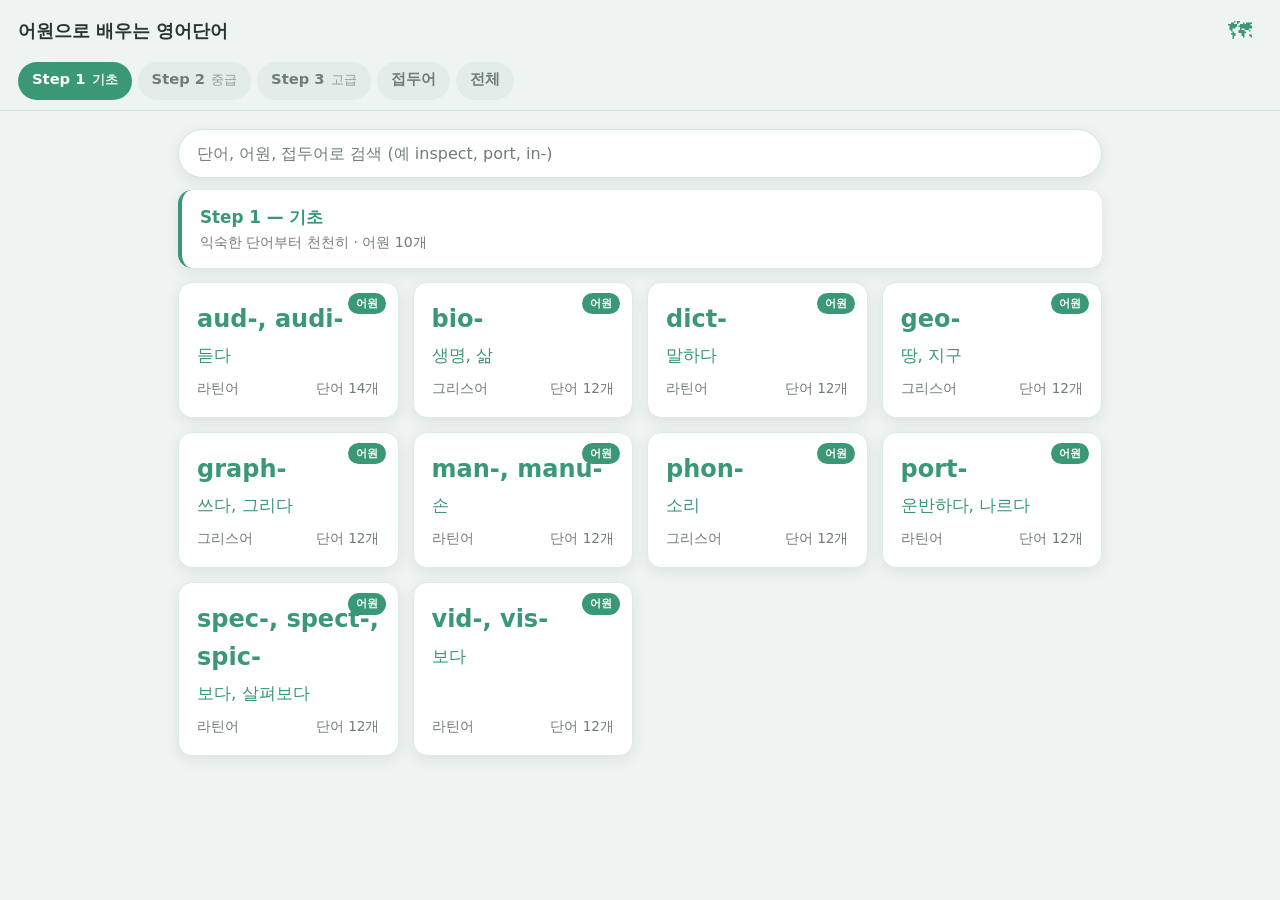
<file: index.html>
<!doctype html>
<!-- ============================================================
     index.html — 어원 학습 PWA 홈
     ------------------------------------------------------------
     상단 검색창 → 단어/어원/접두어 한 번에 검색
     그 아래 필터 칩 → 전체 / 라틴어 / 그리스어 / 접두어
     그리드는 한 화면에 어원 카드와 접두어 카드를 같이 노출
     ============================================================ -->
<html lang="ko">
<head>
  <meta charset="utf-8" />
  <meta name="viewport"
        content="width=device-width, initial-scale=1, viewport-fit=cover" />
  <meta name="theme-color" content="#3a9876" />
  <title>어원으로 배우는 영어단어</title>

  <link rel="manifest" href="manifest.json" />
  <link rel="apple-touch-icon" href="icons/icon-192.png" />
  <link rel="stylesheet" href="css/style.css" />
</head>
<body>
  <!-- 상단 sticky 헤더 — 제목 + 항상 보이는 칩 네비 -->
  <header class="app-header app-header-home">
    <div class="header-row">
      <h1>어원으로 배우는 영어단어</h1>
      <a class="map-link" href="map.html" title="의미 지도 보기">🗺</a>
    </div>
    <!-- 칩 바 — 스크롤해도 헤더에 붙어 항상 보임 -->
    <div class="filter-chips" id="filterChips" role="tablist">
      <button class="chip active" data-filter="step1">
        <span class="chip-step">Step 1</span>
        <span class="chip-sub">기초</span>
      </button>
      <button class="chip" data-filter="step2">
        <span class="chip-step">Step 2</span>
        <span class="chip-sub">중급</span>
      </button>
      <button class="chip" data-filter="step3">
        <span class="chip-step">Step 3</span>
        <span class="chip-sub">고급</span>
      </button>
      <button class="chip" data-filter="prefix">
        <span class="chip-step">접두어</span>
      </button>
      <button class="chip" data-filter="all">
        <span class="chip-step">전체</span>
      </button>
    </div>
  </header>

  <main class="container">
    <!-- 검색 — 단어/어원/접두어 어느 것이든 -->
    <div class="search-bar">
      <input id="searchInput" type="search" inputmode="search"
             autocomplete="off" autocapitalize="off" spellcheck="false"
             placeholder="단어, 어원, 접두어로 검색 (예 inspect, port, in-)" />
      <button id="searchClear" type="button" hidden aria-label="지우기">✕</button>
    </div>
    <div id="searchResults" class="search-results" hidden></div>

    <div id="loading" class="loading">불러오는 중…</div>

    <!-- 결과 영역 — 스텝별 섹션 또는 한 그리드 -->
    <div id="cardArea"></div>
  </main>

  <script type="module" src="js/app.js"></script>
</body>
</html>
</file>
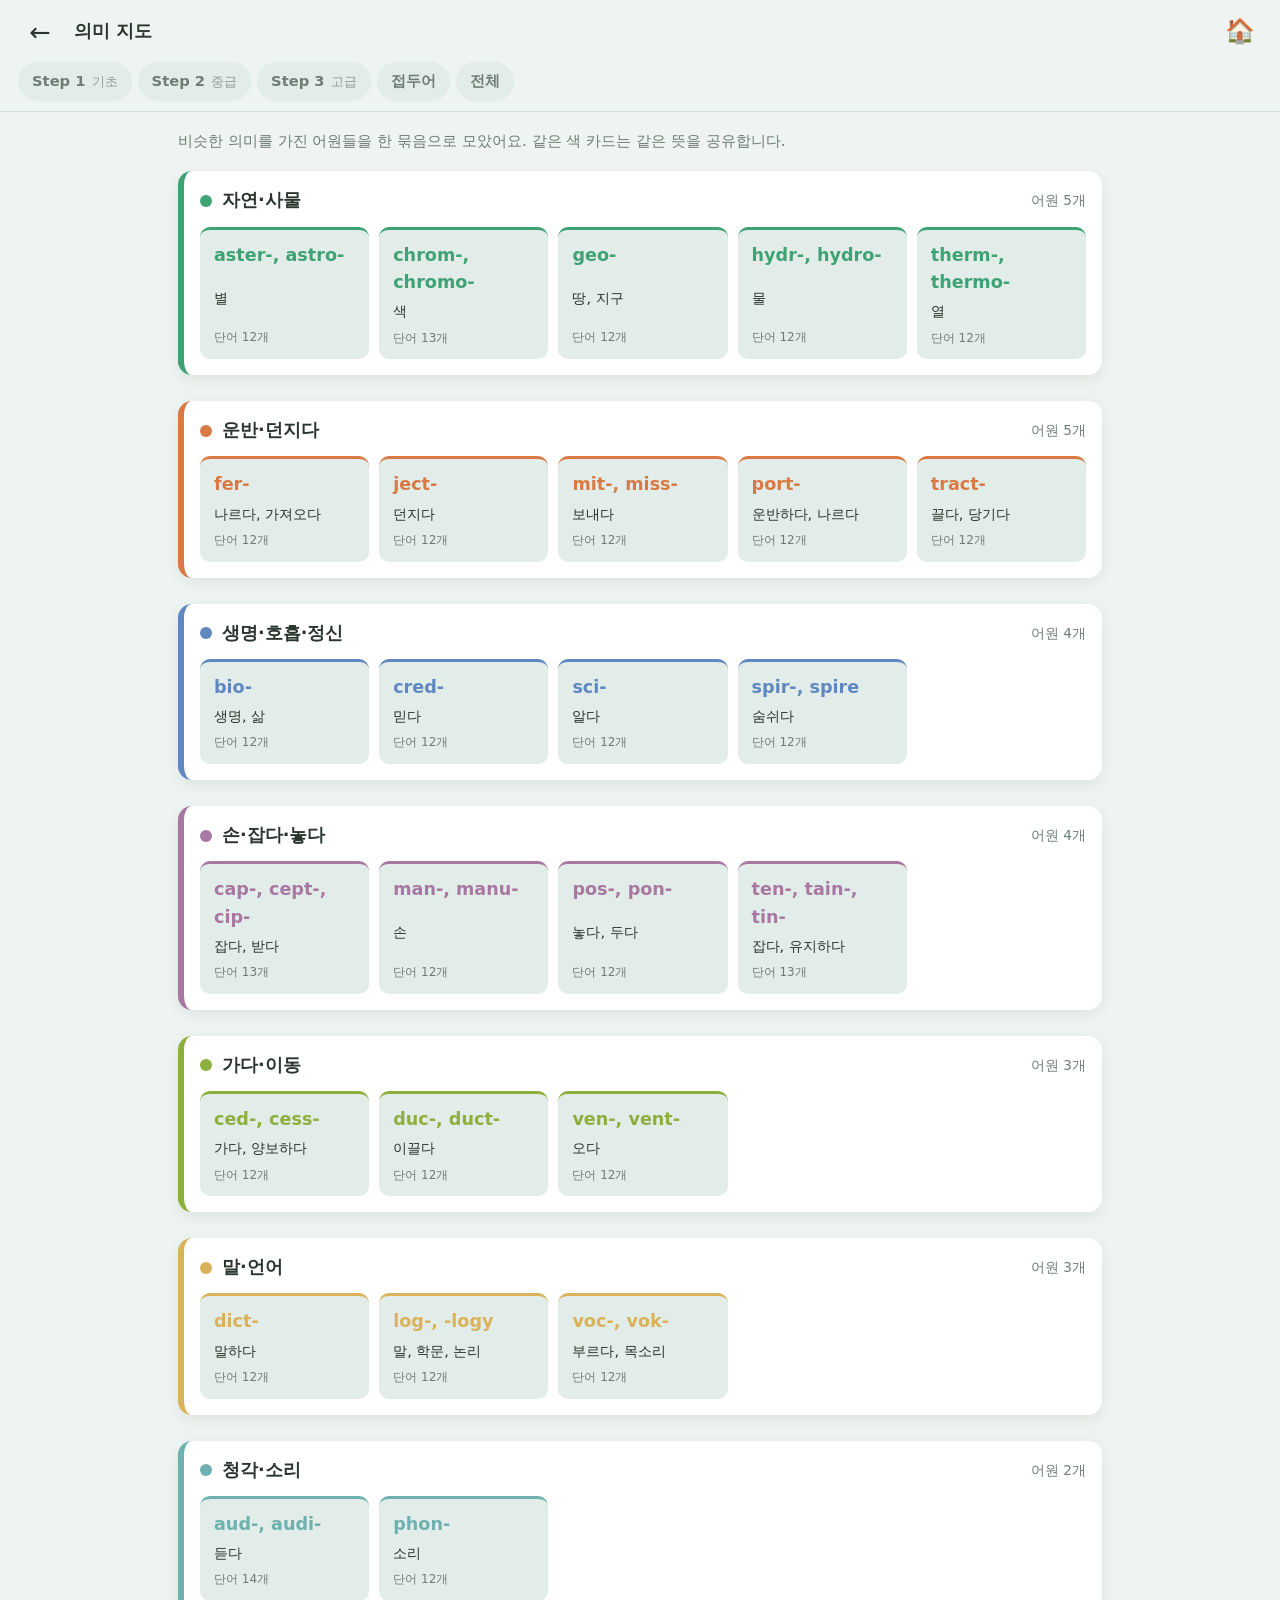
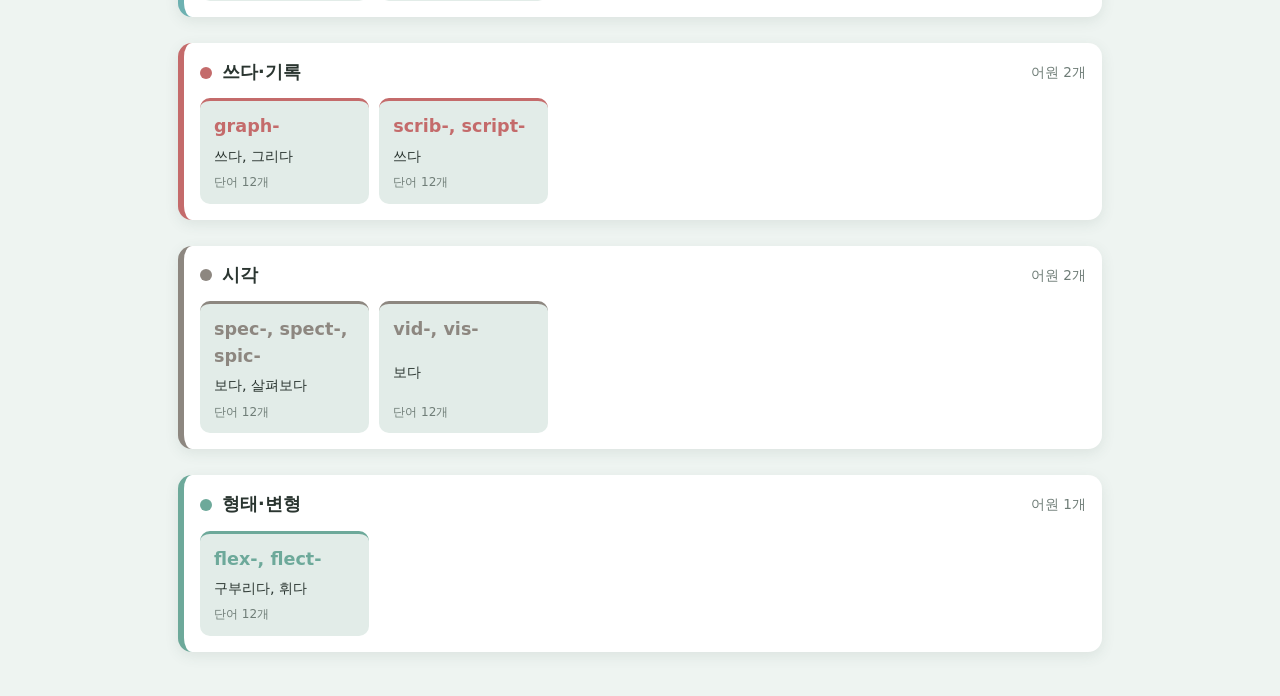
<file: map.html>
<!doctype html>
<!-- ============================================================
     map.html — 의미 클러스터 지도
     ------------------------------------------------------------
     모든 어원을 의미별로 묶어 한 화면에 보여준다.
     같은 의미를 공유하는 어원이 어떻게 분포하는지 한눈에.
     ============================================================ -->
<html lang="ko">
<head>
  <meta charset="utf-8" />
  <meta name="viewport"
        content="width=device-width, initial-scale=1, viewport-fit=cover" />
  <meta name="theme-color" content="#3a9876" />
  <title>의미 지도 — 어원 학습</title>
  <link rel="manifest" href="manifest.json" />
  <link rel="apple-touch-icon" href="icons/icon-192.png" />
  <link rel="stylesheet" href="css/style.css" />
</head>
<body>
  <header class="app-header app-header-sub">
    <div class="header-row">
      <button class="back-btn" type="button" aria-label="뒤로">←</button>
      <h1>의미 지도</h1>
      <a class="map-link home-link" href="index.html" title="홈으로">🏠</a>
    </div>
    <nav class="filter-chips header-nav">
      <a class="chip" href="index.html?filter=step1">
        <span class="chip-step">Step 1</span><span class="chip-sub">기초</span>
      </a>
      <a class="chip" href="index.html?filter=step2">
        <span class="chip-step">Step 2</span><span class="chip-sub">중급</span>
      </a>
      <a class="chip" href="index.html?filter=step3">
        <span class="chip-step">Step 3</span><span class="chip-sub">고급</span>
      </a>
      <a class="chip" href="index.html?filter=prefix">
        <span class="chip-step">접두어</span>
      </a>
      <a class="chip" href="index.html?filter=all">
        <span class="chip-step">전체</span>
      </a>
    </nav>
  </header>

  <main class="container">
    <p class="map-intro">
      비슷한 의미를 가진 어원들을 한 묶음으로 모았어요.
      같은 색 카드는 같은 뜻을 공유합니다.
    </p>
    <div id="loading" class="loading">불러오는 중…</div>
    <div id="mapArea"></div>
  </main>

  <script type="module" src="js/map-page.js"></script>
</body>
</html>
</file>
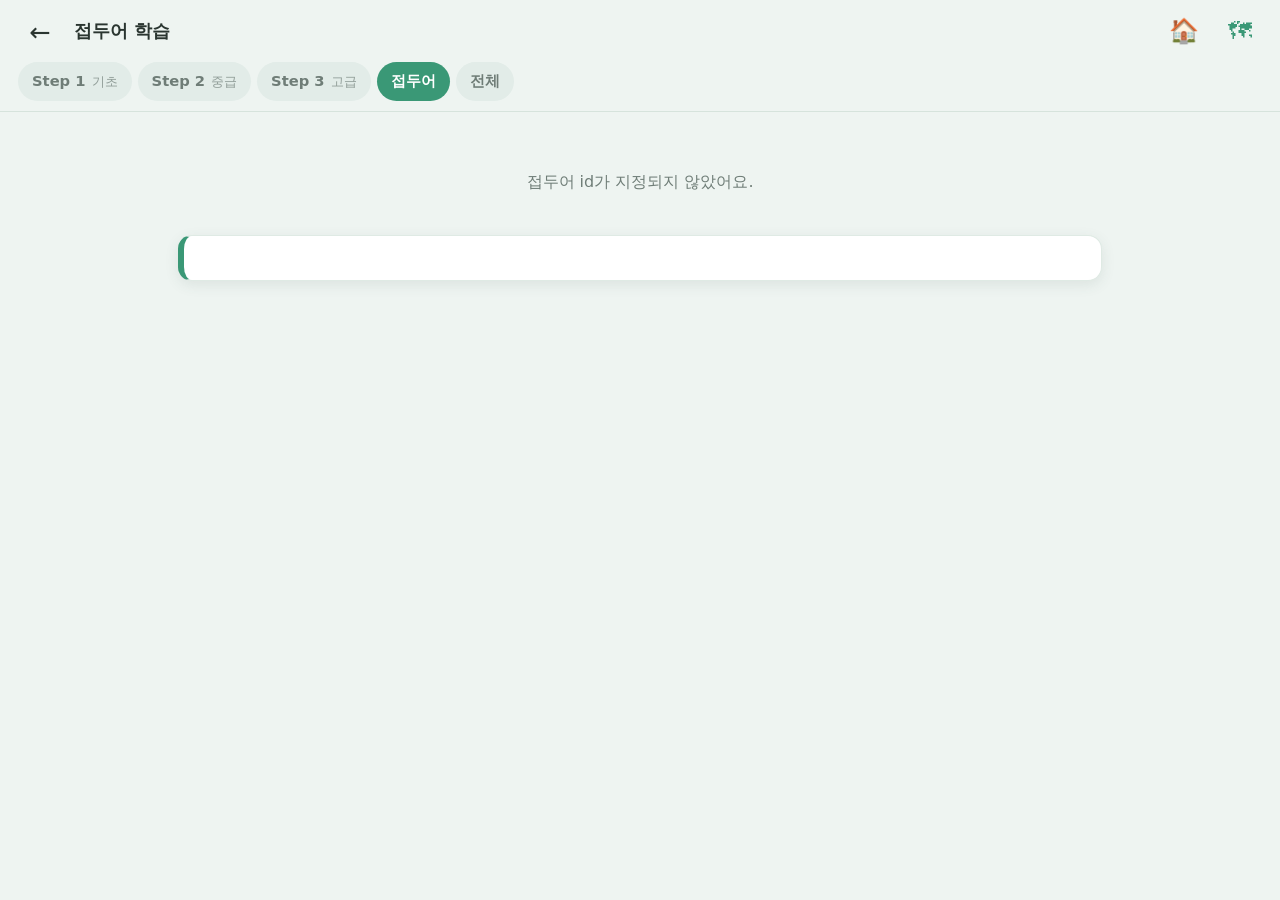
<file: prefix.html>
<!doctype html>
<!-- ============================================================
     prefix.html — 접두어 한 개 상세 페이지
     ------------------------------------------------------------
     URL 예시 — prefix.html?id=in
     그 접두어가 등장하는 모든 어원과 단어를 한 화면에 모은다.
     실제 동작은 js/prefix-page.js 가 담당.
     ============================================================ -->
<html lang="ko">
<head>
  <meta charset="utf-8" />
  <meta name="viewport"
        content="width=device-width, initial-scale=1, viewport-fit=cover" />
  <meta name="theme-color" content="#3a9876" />
  <title>접두어 학습</title>
  <link rel="manifest" href="manifest.json" />
  <link rel="apple-touch-icon" href="icons/icon-192.png" />
  <link rel="stylesheet" href="css/style.css" />
</head>
<body>
  <header class="app-header app-header-sub">
    <div class="header-row">
      <button class="back-btn" type="button" aria-label="뒤로">←</button>
      <h1 id="pageTitle">접두어 학습</h1>
      <a class="map-link home-link" href="index.html" title="홈으로">🏠</a>
      <a class="map-link" href="map.html" title="의미 지도 보기">🗺</a>
    </div>
    <nav class="filter-chips header-nav">
      <a class="chip" href="index.html?filter=step1">
        <span class="chip-step">Step 1</span><span class="chip-sub">기초</span>
      </a>
      <a class="chip" href="index.html?filter=step2">
        <span class="chip-step">Step 2</span><span class="chip-sub">중급</span>
      </a>
      <a class="chip" href="index.html?filter=step3">
        <span class="chip-step">Step 3</span><span class="chip-sub">고급</span>
      </a>
      <a class="chip active" href="index.html?filter=prefix">
        <span class="chip-step">접두어</span>
      </a>
      <a class="chip" href="index.html?filter=all">
        <span class="chip-step">전체</span>
      </a>
    </nav>
  </header>

  <main class="container">
    <div id="loading" class="loading">불러오는 중…</div>

    <!-- 접두어 개요 패널 -->
    <section id="prefixPanel" class="root-panel"></section>

    <!-- 어원별 단어 묶음 -->
    <div id="occurrenceArea"></div>
  </main>

  <script type="module" src="js/prefix-page.js"></script>
</body>
</html>
</file>
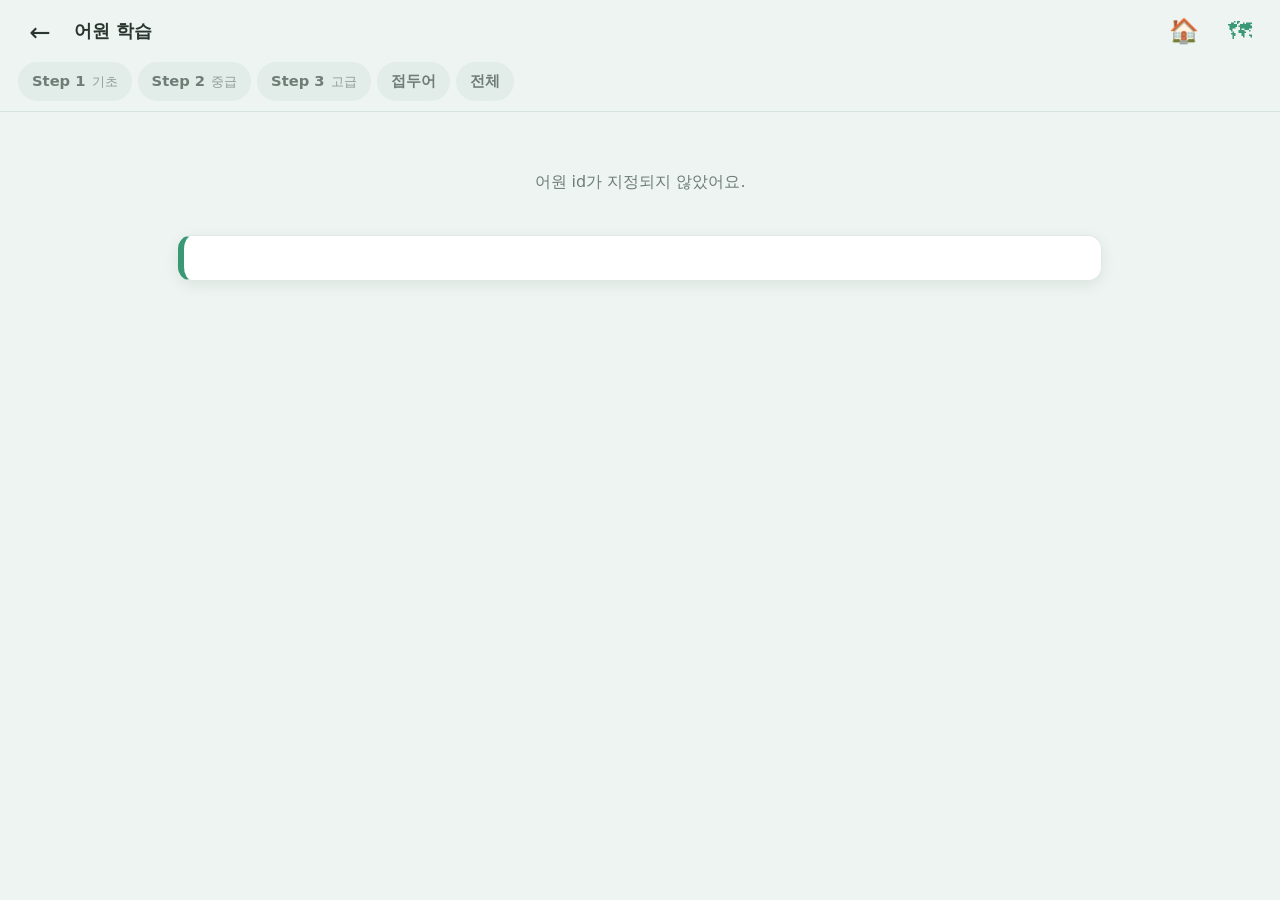
<file: root.html>
<!doctype html>
<!-- ============================================================
     root.html — 어원 한 개 상세 페이지
     ------------------------------------------------------------
     URL 예시 — root.html?id=spec
     실제 동작은 js/root-page.js 가 담당.
     ============================================================ -->
<html lang="ko">
<head>
  <meta charset="utf-8" />
  <meta name="viewport"
        content="width=device-width, initial-scale=1, viewport-fit=cover" />
  <meta name="theme-color" content="#3a9876" />
  <title>어원 학습</title>

  <link rel="manifest" href="manifest.json" />
  <link rel="apple-touch-icon" href="icons/icon-192.png" />
  <link rel="stylesheet" href="css/style.css" />
</head>
<body>
  <header class="app-header app-header-sub">
    <div class="header-row">
      <button class="back-btn" type="button" aria-label="뒤로">←</button>
      <h1 id="pageTitle">어원 학습</h1>
      <a class="map-link home-link" href="index.html" title="홈으로">🏠</a>
      <a class="map-link" href="map.html" title="의미 지도 보기">🗺</a>
    </div>
    <!-- 빠른 네비 — 클릭 시 홈으로 이동하면서 해당 필터 활성화 -->
    <nav class="filter-chips header-nav">
      <a class="chip" href="index.html?filter=step1">
        <span class="chip-step">Step 1</span><span class="chip-sub">기초</span>
      </a>
      <a class="chip" href="index.html?filter=step2">
        <span class="chip-step">Step 2</span><span class="chip-sub">중급</span>
      </a>
      <a class="chip" href="index.html?filter=step3">
        <span class="chip-step">Step 3</span><span class="chip-sub">고급</span>
      </a>
      <a class="chip" href="index.html?filter=prefix">
        <span class="chip-step">접두어</span>
      </a>
      <a class="chip" href="index.html?filter=all">
        <span class="chip-step">전체</span>
      </a>
    </nav>
  </header>

  <main class="container">
    <div id="loading" class="loading">불러오는 중…</div>

    <!-- 어원 설명 패널 (스토리, 의미, 원어) -->
    <section id="rootPanel" class="root-panel" hidden-empty></section>

    <!-- 접두어별 단어 트리 -->
    <div id="treeArea"></div>

    <!-- 진도 토글 / 이전·다음 어원 -->
    <div id="rootFooter" class="root-footer"></div>
  </main>

  <script type="module" src="js/root-page.js"></script>
</body>
</html>
</file>
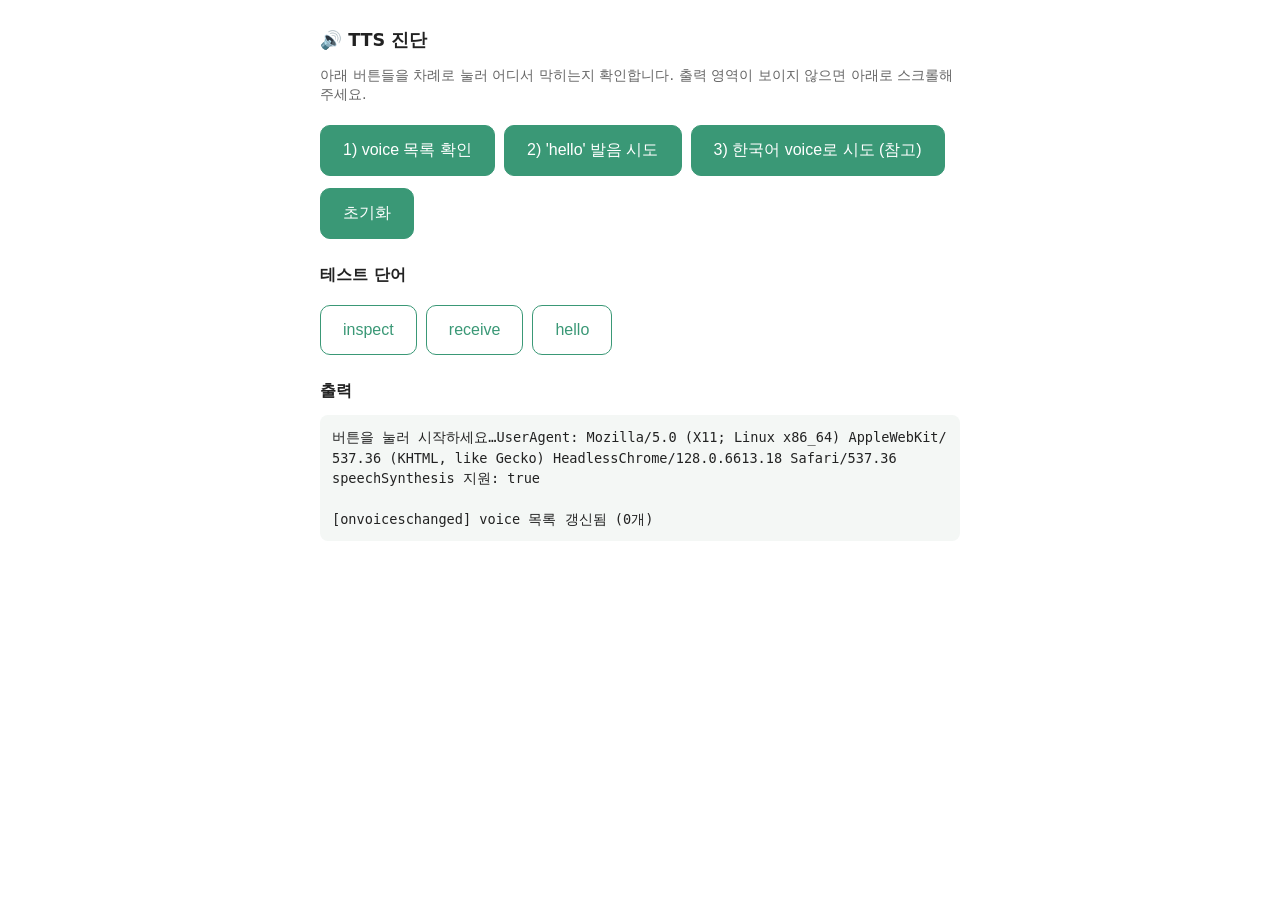
<file: tts-debug.html>
<!doctype html>
<!-- ============================================================
     tts-debug.html — 모바일 TTS 진단 페이지
     ------------------------------------------------------------
     모바일에서 직접 열어 어디서 막히는지 확인.
     voice 목록, 실제 speak 호출 결과, 에러 코드를 화면에 표시.
     ============================================================ -->
<html lang="ko">
<head>
  <meta charset="utf-8" />
  <meta name="viewport" content="width=device-width, initial-scale=1" />
  <title>TTS 진단</title>
  <style>
    body { font-family: system-ui, -apple-system, sans-serif; padding: 16px; max-width: 640px; margin: 0 auto; background: #fff; color: #222; }
    h1 { font-size: 1.1rem; }
    button { font-size: 1rem; padding: 14px 22px; border-radius: 10px; border: 1px solid #3a9876; background: #3a9876; color: #fff; cursor: pointer; min-height: 50px; margin: 6px 4px 6px 0; }
    button.test-word { background: #fff; color: #3a9876; }
    pre { background: #f4f7f5; padding: 12px; border-radius: 8px; white-space: pre-wrap; word-break: break-all; font-size: 0.85rem; line-height: 1.5; max-height: 60vh; overflow-y: auto; }
    .ok { color: #2f7d59; font-weight: 700; }
    .err { color: #b45c2e; font-weight: 700; }
  </style>
</head>
<body>
  <h1>🔊 TTS 진단</h1>
  <p style="font-size: 0.9rem; color: #666;">
    아래 버튼들을 차례로 눌러 어디서 막히는지 확인합니다.
    출력 영역이 보이지 않으면 아래로 스크롤해 주세요.
  </p>

  <button onclick="step1()">1) voice 목록 확인</button>
  <button onclick="step2()">2) 'hello' 발음 시도</button>
  <button onclick="step3()">3) 한국어 voice로 시도 (참고)</button>
  <button onclick="document.getElementById('out').textContent=''">초기화</button>

  <h2 style="font-size: 1rem; margin-top: 20px;">테스트 단어</h2>
  <button class="test-word" onclick="speakWord('inspect')">inspect</button>
  <button class="test-word" onclick="speakWord('receive')">receive</button>
  <button class="test-word" onclick="speakWord('hello')">hello</button>

  <h2 style="font-size: 1rem; margin-top: 20px;">출력</h2>
  <pre id="out">버튼을 눌러 시작하세요…</pre>

<script>
const out = document.getElementById('out');
function log(s) { out.textContent += s + '\n'; out.scrollTop = out.scrollHeight; }

log('UserAgent: ' + navigator.userAgent);
log('speechSynthesis 지원: ' + ('speechSynthesis' in window));
log('');

function step1() {
  log('=== 1) voice 목록 ===');
  if (!('speechSynthesis' in window)) {
    log('❌ speechSynthesis 미지원');
    return;
  }
  const voices = speechSynthesis.getVoices();
  log('전체 voice 개수: ' + voices.length);
  if (voices.length === 0) {
    log('⚠ voice 목록이 비어 있습니다. 잠시 후 다시 시도해 보세요.');
    log('  (안드로이드는 TTS 엔진이 시작될 때까지 비어 있을 수 있음)');
    // onvoiceschanged 한 번 더 시도
    speechSynthesis.onvoiceschanged = () => {
      log('voiceschanged 이벤트 발생 — 다시 1) 눌러 보세요');
    };
    return;
  }
  const eng = voices.filter(v => v.lang && v.lang.toLowerCase().startsWith('en'));
  log('영어 voice 개수: ' + eng.length);
  if (eng.length === 0) {
    log('❌ 영어 voice 없음 — 안드로이드 설정 → 일반 → 텍스트 음성 변환에서 영어 데이터 다운로드 필요');
  } else {
    log('영어 voice 목록:');
    eng.forEach((v,i) => log(`  ${i+1}. ${v.name} (${v.lang}) [${v.localService ? '로컬' : '네트워크'}]${v.default ? ' DEFAULT' : ''}`));
  }
  log('');
  log('전체 voice (참고):');
  voices.forEach((v,i) => log(`  ${i+1}. ${v.name} (${v.lang})`));
}

function step2() {
  log('=== 2) "hello" 발음 시도 (영어 voice) ===');
  if (!('speechSynthesis' in window)) return;
  const voices = speechSynthesis.getVoices();
  const eng = voices.find(v => v.lang && v.lang.toLowerCase().startsWith('en'));
  const u = new SpeechSynthesisUtterance('hello');
  if (eng) {
    u.voice = eng;
    u.lang = eng.lang;
    log('voice 선택: ' + eng.name + ' (' + eng.lang + ')');
  } else {
    u.lang = 'en-US';
    log('영어 voice 없음 — lang=en-US만 지정');
  }
  u.onstart = () => log('  ✅ onstart — 실제 발화 시작됨');
  u.onend = () => log('  ⏹ onend — 발화 종료');
  u.onerror = (e) => log('  ❌ onerror: ' + (e.error || JSON.stringify(e)));
  log('speak() 호출…');
  try {
    speechSynthesis.speak(u);
    log('  → speak() 완료. speaking=' + speechSynthesis.speaking + ' pending=' + speechSynthesis.pending);
  } catch (e) {
    log('  ❌ speak threw: ' + e.message);
  }
}

function step3() {
  log('=== 3) 한국어 voice로 시도 ===');
  const voices = speechSynthesis.getVoices();
  const ko = voices.find(v => v.lang && v.lang.toLowerCase().startsWith('ko'));
  if (!ko) { log('한국어 voice도 없음'); return; }
  const u = new SpeechSynthesisUtterance('안녕하세요');
  u.voice = ko;
  u.lang = ko.lang;
  u.onstart = () => log('  ✅ 한국어 onstart');
  u.onend = () => log('  ⏹ 한국어 onend');
  u.onerror = (e) => log('  ❌ 한국어 onerror: ' + (e.error || e));
  speechSynthesis.speak(u);
  log('한국어 speak() 호출. (소리 나면 시스템 TTS는 정상, 영어 voice만 없는 것)');
}

function speakWord(w) {
  log('=== 단어 "' + w + '" 시도 ===');
  const voices = speechSynthesis.getVoices();
  const eng = voices.find(v => /en[-_]us/i.test(v.lang))
    || voices.find(v => /en/i.test(v.lang));
  const u = new SpeechSynthesisUtterance(w);
  if (eng) { u.voice = eng; u.lang = eng.lang; }
  else u.lang = 'en-US';
  u.rate = 0.9;
  u.onstart = () => log('  ✅ ' + w + ' onstart');
  u.onend = () => log('  ⏹ ' + w + ' onend');
  u.onerror = (e) => log('  ❌ ' + w + ' onerror: ' + (e.error || e));
  if (speechSynthesis.speaking) speechSynthesis.cancel();
  speechSynthesis.speak(u);
}

// voice 미리 로드
if ('speechSynthesis' in window) {
  speechSynthesis.getVoices();
  speechSynthesis.onvoiceschanged = () => {
    log('[onvoiceschanged] voice 목록 갱신됨 (' + speechSynthesis.getVoices().length + '개)');
  };
}
</script>
</body>
</html>
</file>
<file: css/style.css>
/* ============================================================
 * style.css — 어원 학습 PWA 전체 스타일
 * ------------------------------------------------------------
 * 디자인 원칙
 *   1) 태블릿 우선 — 손가락 탭 영역 최소 44px
 *   2) 차분한 종이 톤 — 장시간 읽어도 눈이 편하도록
 *   3) 라이브러리 없이 순수 CSS Grid + 카드 토글로 트리 구현
 *   4) 다크 모드 자동 전환 (prefers-color-scheme)
 * ============================================================ */

/* ---------- 색상 토큰과 기본값 ---------- */
:root {
  --bg: #eef4f1;            /* 옅은 민트 — 카드와 대비 위해 살짝 톤 */
  --bg-card: #ffffff;       /* 카드는 순백 */
  --bg-soft: #e2ece8;       /* 살짝 더 진한 민트 — 칩·박스용 */
  --ink: #2a3530;
  --ink-soft: #6f7d77;
  --accent: #3a9876;        /* 밝은 풀잎녹 */
  --accent-soft: #a8d8c5;
  --warn: #d97a44;
  --good: #3fa275;
  --line: #d6e3dc;          /* 약간 진한 구분선 */
  --shadow: 0 4px 14px rgba(60, 90, 80, 0.10);
  --card-border: 1px solid #dfeae4;
  --radius: 14px;
  --gap: 14px;
  --font: "Pretendard", "Apple SD Gothic Neo", "Noto Sans KR",
          system-ui, -apple-system, "Segoe UI", sans-serif;
}

/* 화이트 톤 강제 — 시스템 다크 모드여도 라이트 톤 유지
   (윤하 학습용 — 단어 가독성이 핵심) */
:root {
  color-scheme: light only;
}

/* ---------- 리셋 ---------- */
*, *::before, *::after { box-sizing: border-box; }
html, body { margin: 0; padding: 0; }
body {
  font-family: var(--font);
  color: var(--ink);
  background: var(--bg);
  line-height: 1.55;
  -webkit-tap-highlight-color: transparent; /* iOS 탭 시 회색 사각 제거 */
  -webkit-font-smoothing: antialiased;
}
button {
  font-family: inherit;
  cursor: pointer;
  border: none;
  background: none;
  color: inherit;
}
a { color: var(--accent); text-decoration: none; }

/* ---------- 공통 레이아웃 ---------- */
.app-header {
  position: sticky;
  top: 0;
  z-index: 10;
  background: var(--bg);
  border-bottom: 1px solid var(--line);
  padding: 12px 18px;
  display: flex;
  align-items: center;
  gap: 12px;
}
.app-header h1 {
  font-size: 1.1rem;
  margin: 0;
  flex: 1;
}

/* 헤더 두 줄 구조 — 제목 줄 + 칩 바 (홈/하위 페이지 공용) */
.app-header-home,
.app-header-sub {
  flex-direction: column;
  align-items: stretch;
  padding: 10px 18px 8px;
  gap: 8px;
}
.app-header-home .header-row,
.app-header-sub .header-row {
  display: flex;
  align-items: center;
  gap: 12px;
}
.app-header-home .header-row h1,
.app-header-sub .header-row h1 { flex: 1; }
/* 칩 바 — 좁은 화면에선 가로 스크롤 */
.app-header-home .filter-chips,
.app-header-sub .filter-chips {
  margin: 0;
  flex-wrap: nowrap;
  overflow-x: auto;
  scrollbar-width: none;
  -ms-overflow-style: none;
  padding-bottom: 2px;
}
.app-header-home .filter-chips::-webkit-scrollbar,
.app-header-sub .filter-chips::-webkit-scrollbar { display: none; }
.app-header-home .filter-chips .chip,
.app-header-sub .filter-chips .chip { flex-shrink: 0; }
/* 하위 페이지의 칩은 a 태그 — 링크 기본 스타일 제거 */
.header-nav.filter-chips .chip {
  text-decoration: none;
}
.app-header .back-btn {
  font-size: 1.6rem;
  width: 44px;
  height: 44px;
  display: inline-flex;
  align-items: center;
  justify-content: center;
  border-radius: 50%;
}
.app-header .back-btn:hover { background: var(--bg-soft); }

.container {
  max-width: 960px;
  margin: 0 auto;
  padding: 18px;
}

/* ---------- 홈 화면 — 어원 카드 그리드 ---------- */
.filter-tabs {
  display: flex;
  gap: 8px;
  flex-wrap: wrap;
  margin-bottom: 18px;
}
.filter-tabs button {
  padding: 8px 14px;
  border-radius: 999px;
  background: var(--bg-soft);
  color: var(--ink-soft);
  font-size: 0.95rem;
  min-height: 40px;
}
.filter-tabs button.active {
  background: var(--accent);
  color: #fff;
}

.root-grid {
  display: grid;
  grid-template-columns: repeat(auto-fill, minmax(220px, 1fr));
  gap: var(--gap);
}
.root-card {
  position: relative;
  background: var(--bg-card);
  border: var(--card-border);
  border-radius: var(--radius);
  padding: 18px;
  box-shadow: var(--shadow);
  text-align: left;
  min-height: 130px;
  display: flex;
  flex-direction: column;
  justify-content: space-between;
  transition: transform 0.15s ease, box-shadow 0.15s ease;
}
.root-card:hover {
  box-shadow: 0 6px 18px rgba(60, 90, 80, 0.14);
}
.root-card:active { transform: scale(0.97); }
.root-card .root-form {
  font-size: 1.5rem;
  font-weight: 700;
  color: var(--accent);
}
.root-card .root-meaning {
  font-size: 1.05rem;
  margin-top: 4px;
}
.root-card .root-meta {
  font-size: 0.85rem;
  color: var(--ink-soft);
  margin-top: 10px;
  display: flex;
  justify-content: space-between;
}
/* 완료 카드 — 좌측에 녹색 띠로 강조 */
.root-card.done {
  border-left: 4px solid var(--good);
  padding-left: 15px;   /* 좌측 보더 두께만큼 보정해 내부 정렬 유지 */
}
/* 우측 하단에 작은 체크 배지 — 글자와 안 겹침 */
.root-card.done .root-meta::after {
  content: "✓";
  display: inline-flex;
  align-items: center;
  justify-content: center;
  width: 22px;
  height: 22px;
  margin-left: 8px;
  border-radius: 50%;
  background: var(--good);
  color: #fff;
  font-size: 0.78rem;
  font-weight: 700;
  line-height: 1;
}

/* ---------- 어원 상세 — 헤더 패널 ---------- */
.root-panel {
  background: var(--bg-card);
  border: var(--card-border);
  border-radius: var(--radius);
  padding: 22px;
  box-shadow: var(--shadow);
  margin-bottom: 22px;
  border-left: 6px solid var(--accent);
}
.root-panel .form {
  font-size: 2.4rem;
  color: var(--accent);
  font-weight: 700;
  letter-spacing: 0.5px;
}
.root-panel .meaning {
  font-size: 1.3rem;
  margin: 6px 0 14px;
}
.root-panel .origin {
  display: inline-block;
  background: var(--bg-soft);
  color: var(--ink-soft);
  padding: 4px 12px;
  border-radius: 999px;
  font-size: 0.85rem;
  margin-bottom: 14px;
}
.root-panel .story {
  font-size: 1rem;
  color: var(--ink-soft);
  line-height: 1.7;
}

/* ---------- 트리 — 접두어 섹션 ---------- */
.prefix-section {
  margin-bottom: 22px;
  position: relative;
  padding-left: 18px;
}
/* 좌측 트리 막대 — 시각적 연결감 */
.prefix-section::before {
  content: "";
  position: absolute;
  top: 8px;
  bottom: 8px;
  left: 4px;
  width: 4px;
  background: var(--accent-soft);
  border-radius: 2px;
  opacity: 0.5;
}
.prefix-header {
  display: flex;
  align-items: baseline;
  gap: 10px;
  margin-bottom: 12px;
}
.prefix-header .prefix {
  font-size: 1.4rem;
  font-weight: 700;
  color: var(--accent);
}
.prefix-header .prefix-meaning {
  font-size: 0.95rem;
  color: var(--ink-soft);
}

/* ---------- 접두어 페이지의 결합 헤더 (접두어 + 어근 → 단어) ---------- */
.combine-header {
  display: flex;
  align-items: center;
  gap: 10px;
  flex-wrap: wrap;
  margin-bottom: 14px;
  padding: 10px 14px;
  background: var(--bg-card);
  border: var(--card-border);
  border-radius: 12px;
  border-left: 4px solid var(--accent);
}
.combine-tag {
  font-size: 0.7rem;
  padding: 2px 8px;
  border-radius: 999px;
  background: var(--bg-soft);
  color: var(--ink-soft);
  font-weight: 600;
  text-transform: uppercase;
  letter-spacing: 0.5px;
}
.combine-prefix {
  font-size: 1.2rem;
  font-weight: 700;
  color: var(--accent);
  background: var(--accent-soft);
  padding: 3px 10px;
  border-radius: 8px;
}
.combine-plus,
.combine-arrow {
  font-size: 1.1rem;
  color: var(--ink-soft);
  font-weight: 600;
}
.combine-root {
  display: inline-flex;
  align-items: baseline;
  gap: 6px;
  font-size: 1.2rem;
  font-weight: 700;
  color: var(--warn);
  background: rgba(217, 122, 68, 0.12);   /* 어근은 다른 색 톤으로 — 접두어와 구분 */
  padding: 3px 10px;
  border-radius: 8px;
  text-decoration: none;
  transition: background 0.15s ease, transform 0.1s ease;
}
a.combine-root:hover {
  background: rgba(217, 122, 68, 0.25);
}
a.combine-root:active { transform: scale(0.96); }
.combine-root-form { color: var(--warn); }
.combine-root-label {
  font-size: 0.65rem;
  font-weight: 600;
  color: var(--warn);
  background: rgba(255, 255, 255, 0.6);
  padding: 1px 5px;
  border-radius: 4px;
  letter-spacing: 0.5px;
}
.combine-root-meaning {
  font-size: 0.95rem;
  color: var(--ink);
}

/* ---------- 단어 카드 ---------- */
.word-grid {
  display: grid;
  grid-template-columns: repeat(auto-fill, minmax(260px, 1fr));
  gap: var(--gap);
}
.word-card {
  background: var(--bg-card);
  border: var(--card-border);
  border-radius: var(--radius);
  box-shadow: var(--shadow);
  overflow: hidden;
  transition: box-shadow 0.2s ease;
}
.word-card[aria-expanded="true"] {
  box-shadow: 0 4px 14px rgba(0, 0, 0, 0.12);
}
.word-head {
  width: 100%;
  text-align: left;
  padding: 14px 16px;
  display: flex;
  align-items: center;
  gap: 10px;
  min-height: 56px;
}
.word-head:hover { background: var(--bg-soft); }
.word-head .word {
  font-size: 1.25rem;
  font-weight: 600;
  flex: 1;
}
.word-head .ipa {
  font-size: 0.85rem;
  color: var(--ink-soft);
  margin-left: 6px;
}
.word-head .chevron {
  transition: transform 0.2s ease;
  color: var(--ink-soft);
}
.word-card[aria-expanded="true"] .chevron {
  transform: rotate(180deg);
}

.word-body {
  display: none;
  padding: 0 16px 16px;
  border-top: 1px solid var(--line);
}
.word-card[aria-expanded="true"] .word-body {
  display: block;
}
.word-body .pos {
  display: inline-block;
  font-size: 0.75rem;
  background: var(--accent);
  color: #fff;
  padding: 2px 8px;
  border-radius: 6px;
  margin: 12px 0 6px;
}
.word-body .meaning {
  font-size: 1rem;
  margin-bottom: 12px;
}
.word-body .example {
  background: var(--bg-soft);
  border-radius: 10px;
  padding: 10px 12px;
  margin-bottom: 12px;
  font-size: 0.95rem;
}
.word-body .example .ko {
  display: block;
  color: var(--ink-soft);
  font-size: 0.9rem;
  margin-top: 4px;
}
.word-body .related {
  display: grid;
  gap: 6px;
  font-size: 0.92rem;
}
.word-body .related .label {
  font-weight: 600;
  margin-right: 6px;
}
.word-body .syn .label { color: var(--good); display: block; margin-bottom: 6px; }
.word-body .ant .label { color: var(--warn); display: block; margin-bottom: 6px; }

/* ---------- 유의어/반의어 칩 + 인라인 펼침 ---------- */
.related-chips {
  display: flex;
  flex-wrap: wrap;
  gap: 6px;
}
.related-chip {
  display: inline-flex;
  align-items: center;
  padding: 6px 12px;
  background: var(--bg-soft);
  color: var(--ink);
  border: 1px solid transparent;
  border-radius: 999px;
  font-size: 0.92rem;
  font-family: inherit;
  cursor: pointer;
  min-height: 34px;
  line-height: 1.2;
  transition: background 0.15s ease, border-color 0.15s ease;
  position: relative;
}
.related-chip:hover {
  background: var(--bg-card);
  border-color: var(--accent-soft);
}
.syn-chip.open { background: var(--good); color: #fff; border-color: var(--good); }
.ant-chip.open { background: var(--warn); color: #fff; border-color: var(--warn); }

/* 펼침 — 칩 바로 아래에 풀폭 카드로 추가됨 */
.related-detail {
  flex-basis: 100%;
  margin-top: 6px;
  margin-bottom: 6px;
  background: var(--bg-card);
  border: 1px solid var(--line);
  border-radius: 10px;
  padding: 10px 14px;
  animation: rd-pop 0.15s ease-out;
}
@keyframes rd-pop {
  from { opacity: 0; transform: translateY(-4px); }
  to   { opacity: 1; transform: translateY(0); }
}
.rd-head {
  display: flex;
  align-items: center;
  gap: 8px;
  flex-wrap: wrap;
}
.rd-word {
  font-weight: 600;
  font-size: 1rem;
  color: var(--accent);
}
.rd-ipa {
  font-size: 0.85rem;
  color: var(--ink-soft);
}
.rd-tts {
  margin-left: auto;
  background: var(--bg-soft);
  width: 32px; height: 32px;
  border-radius: 50%;
  display: inline-flex;
  align-items: center;
  justify-content: center;
  cursor: pointer;
  font-size: 0.9rem;
  border: none;
  font-family: inherit;
}
.rd-tts:hover { background: var(--accent); color: #fff; }
.rd-meaning {
  margin-top: 6px;
  font-size: 0.95rem;
  line-height: 1.45;
}
.rd-loading, .rd-empty {
  margin-top: 4px;
  color: var(--ink-soft);
  font-size: 0.9rem;
  font-style: italic;
}
.rd-rootlink {
  display: inline-block;
  margin-top: 8px;
  font-size: 0.85rem;
  padding: 4px 10px;
  background: var(--bg-soft);
  border-radius: 999px;
  text-decoration: none;
  color: var(--accent);
}
.rd-rootlink:hover { background: var(--accent); color: #fff; }

/* ---------- PC 마우스 호버 풍선 (보조) ----------
 * 터치 기기에선 :hover가 의도치 않게 발동하니
 * 마우스 가능한 기기에서만 노출. */
@media (hover: hover) and (pointer: fine) {
  .related-chip[data-meaning]:hover::after {
    content: attr(data-meaning);
    position: absolute;
    bottom: calc(100% + 8px);
    left: 50%;
    transform: translateX(-50%);
    background: var(--ink);
    color: var(--bg);
    padding: 6px 10px;
    border-radius: 8px;
    font-size: 0.85rem;
    white-space: nowrap;
    max-width: 280px;
    overflow: hidden;
    text-overflow: ellipsis;
    pointer-events: none;
    z-index: 20;
  }
  .related-chip[data-meaning]:hover::before {
    content: "";
    position: absolute;
    bottom: 100%;
    left: 50%;
    transform: translateX(-50%);
    border: 5px solid transparent;
    border-top-color: var(--ink);
    z-index: 20;
  }
}

.tts-btn {
  width: 40px;
  height: 40px;
  border-radius: 50%;
  background: var(--bg-soft);
  display: inline-flex;
  align-items: center;
  justify-content: center;
  font-size: 1.1rem;
  border: none;
  padding: 0;
  cursor: pointer;
  font-family: inherit;
  color: inherit;
  /* 모바일 — 탭 강조 회색 박스 끄고 즉시 반응 */
  -webkit-tap-highlight-color: transparent;
  touch-action: manipulation;
}
.tts-btn:hover { background: var(--accent); color: #fff; }
.tts-btn:active { transform: scale(0.92); }

/* ---------- 하단 학습 도구 ---------- */
.root-footer {
  margin-top: 30px;
  display: flex;
  gap: 12px;
  flex-wrap: wrap;
  justify-content: space-between;
  padding-bottom: 30px;
}
.root-footer button {
  padding: 14px 22px;
  border-radius: var(--radius);
  background: var(--accent);
  color: #fff;
  font-size: 1rem;
  min-height: 52px;
  flex: 1;
  min-width: 140px;
}
.root-footer button.secondary {
  background: var(--bg-soft);
  color: var(--ink);
}
.root-footer button.done-state {
  background: var(--good);
}

/* ---------- 빈 상태 / 로딩 ---------- */
.loading, .empty {
  text-align: center;
  padding: 40px 20px;
  color: var(--ink-soft);
}

/* ---------- 모드 탭 (어원 / 접두어) ---------- */
.mode-tabs {
  display: flex;
  gap: 4px;
  background: var(--bg-soft);
  padding: 4px;
  border-radius: 999px;
  margin-bottom: 12px;
  width: fit-content;
}
.mode-tabs button {
  padding: 8px 18px;
  border-radius: 999px;
  font-size: 0.95rem;
  font-weight: 600;
  color: var(--ink-soft);
  min-height: 40px;
}
.mode-tabs button.active {
  background: var(--bg-card);
  color: var(--accent);
  box-shadow: var(--shadow);
}

/* ---------- 헤더 우측 지도 버튼 ---------- */
.app-header .map-link {
  font-size: 1.5rem;
  width: 44px;
  height: 44px;
  display: inline-flex;
  align-items: center;
  justify-content: center;
  border-radius: 50%;
  text-decoration: none;
}
.app-header .map-link:hover { background: var(--bg-soft); }

/* ---------- 접두어 카드 (홈) ---------- */
.prefix-card .root-form { font-size: 1.7rem; }

/* ---------- 접두어 상세 — 단어 칩 ---------- */
.prefix-word-list {
  display: flex;
  flex-wrap: wrap;
  gap: 8px;
}
.prefix-word-chip {
  display: inline-block;
  padding: 8px 14px;
  background: var(--bg-card);
  border: var(--card-border);
  border-radius: 999px;
  font-size: 1rem;
  font-weight: 500;
  color: var(--ink);
  box-shadow: var(--shadow);
  min-height: 40px;
  line-height: 1.4;
  text-decoration: none;
  cursor: pointer;
  font-family: inherit;
  transition: transform 0.1s ease, background 0.15s ease;
}
.prefix-word-chip:active { transform: scale(0.95); }
.prefix-word-chip:hover {
  background: var(--accent);
  color: #fff;
}
.prefix-word-chip.open {
  background: var(--accent);
  color: #fff;
  border-color: var(--accent);
}

/* ---------- 접두어 페이지의 단어 인라인 펼침 카드 ---------- */
.rd-card {
  flex-basis: 100%;
  margin: 8px 0 4px;
  background: var(--bg-card);
  border: var(--card-border);
  border-radius: 12px;
  padding: 14px 16px;
  box-shadow: var(--shadow);
  animation: rd-pop 0.15s ease-out;
}
.rd-card .rd-head {
  display: flex;
  align-items: center;
  gap: 8px;
  flex-wrap: wrap;
  margin-bottom: 8px;
}
.rd-card .rd-pos {
  font-size: 0.75rem;
  background: var(--accent);
  color: #fff;
  padding: 2px 8px;
  border-radius: 6px;
  font-weight: 600;
}
.rd-card .rd-example {
  background: var(--bg-soft);
  border-radius: 8px;
  padding: 8px 12px;
  margin: 8px 0;
  font-size: 0.92rem;
}
.rd-card .rd-example .ko {
  display: block;
  color: var(--ink-soft);
  font-size: 0.88rem;
  margin-top: 4px;
}
.rd-card .rd-related {
  font-size: 0.9rem;
  margin-top: 8px;
  display: flex;
  flex-wrap: wrap;
  align-items: center;
  gap: 6px;
}
.rd-card .rd-label {
  font-weight: 700;
  flex-shrink: 0;
}
.rd-card .rd-label.good { color: var(--good); }
.rd-card .rd-label.bad  { color: var(--warn); }

/* 카드 안 유의어/반의어 칩 탭 시 펼침 — 컴팩트 한 줄 */
.rd-card .related-detail {
  flex-basis: 100%;
  margin: 2px 0 4px;
  padding: 8px 12px;
  background: var(--bg-soft);
  border: var(--card-border);
  border-radius: 8px;
  display: flex;
  align-items: center;
  gap: 8px;
  flex-wrap: wrap;
  animation: rd-pop 0.15s ease-out;
}
.rd-card .related-detail .rd-word { font-weight: 600; color: var(--accent); }
.rd-card .related-detail .rd-ipa { font-size: 0.85rem; color: var(--ink-soft); }
.rd-card .related-detail .rd-mini-meaning { font-size: 0.9rem; }
.rd-card .related-detail .rd-tts {
  width: 28px; height: 28px;
  border-radius: 50%;
  background: var(--bg-card);
  display: inline-flex;
  align-items: center;
  justify-content: center;
  font-size: 0.85rem;
  border: none;
  cursor: pointer;
}
.rd-card .related-detail .rd-tts:hover { background: var(--accent); }
.rd-card .related-detail .rd-empty,
.rd-card .related-detail .rd-loading { color: var(--ink-soft); font-style: italic; font-size: 0.88rem; }

/* ---------- 의미 지도 ---------- */
:root {
  --cluster-0: #3fa275;   /* 밝은 풀잎녹 */
  --cluster-1: #d97a44;   /* 살구 오렌지 */
  --cluster-2: #5f88c2;   /* 하늘 파랑 */
  --cluster-3: #a878a3;   /* 라일락 */
  --cluster-4: #8caf3d;   /* 라임 */
  --cluster-5: #d9b259;   /* 노란 머스타드 */
  --cluster-6: #6db1b1;   /* 밝은 청록 */
  --cluster-7: #c46b6b;   /* 살구 핑크 */
  --cluster-8: #8d8780;   /* 옅은 회색 */
  --cluster-9: #6da99a;   /* 민트 */
}
.map-intro {
  font-size: 0.95rem;
  color: var(--ink-soft);
  margin: 0 0 18px;
}
.cluster-section {
  margin-bottom: 26px;
  padding: 16px;
  border-radius: var(--radius);
  background: var(--bg-card);
  border-left: 6px solid var(--cluster-color, var(--accent));
  box-shadow: var(--shadow);
}
.cluster-header {
  display: flex;
  align-items: center;
  gap: 10px;
  margin-bottom: 12px;
}
.cluster-dot {
  width: 12px;
  height: 12px;
  border-radius: 50%;
  background: var(--cluster-color, var(--accent));
}
.cluster-title {
  font-size: 1.1rem;
  margin: 0;
  flex: 1;
}
.cluster-count {
  font-size: 0.85rem;
  color: var(--ink-soft);
}
.map-grid {
  display: grid;
  grid-template-columns: repeat(auto-fill, minmax(150px, 1fr));
  gap: 10px;
}
.map-card {
  background: var(--bg-soft);
  border-radius: 10px;
  padding: 12px 14px;
  text-decoration: none;
  color: inherit;
  border-top: 3px solid var(--cluster-color, var(--accent));
  min-height: 90px;
  display: flex;
  flex-direction: column;
  justify-content: space-between;
  transition: transform 0.1s ease;
}
.map-card:active { transform: scale(0.97); }
.map-card-form {
  font-size: 1.1rem;
  font-weight: 700;
  color: var(--cluster-color, var(--accent));
}
.map-card-meaning {
  font-size: 0.9rem;
  margin-top: 4px;
}
.map-card-meta {
  font-size: 0.75rem;
  color: var(--ink-soft);
  margin-top: 6px;
}

/* ---------- 검색창 ---------- */
.search-bar {
  position: relative;
  margin-bottom: 12px;
}
.search-bar input {
  width: 100%;
  font-family: inherit;
  font-size: 1rem;
  padding: 14px 44px 14px 18px;
  border: 1px solid var(--line);
  background: var(--bg-card);
  color: var(--ink);
  border-radius: 999px;
  box-shadow: var(--shadow);
  outline: none;
  min-height: 48px;
  -webkit-appearance: none;
}
.search-bar input:focus {
  border-color: var(--accent);
  box-shadow: 0 0 0 3px rgba(47, 93, 80, 0.18);
}
.search-bar input::placeholder { color: var(--ink-soft); }
#searchClear {
  position: absolute;
  right: 6px; top: 6px;
  width: 36px; height: 36px;
  border-radius: 50%;
  background: var(--bg-soft);
  color: var(--ink-soft);
  font-size: 1rem;
}
#searchClear:hover { background: var(--accent); color: #fff; }

.search-results {
  margin-bottom: 18px;
}
.search-section-title {
  font-size: 0.85rem;
  color: var(--ink-soft);
  font-weight: 600;
  margin: 16px 0 8px;
  text-transform: uppercase;
  letter-spacing: 0.5px;
}
.search-word-list {
  display: grid;
  gap: 6px;
}
.search-word-item {
  display: grid;
  grid-template-columns: minmax(120px, auto) 1fr auto;
  align-items: center;
  gap: 12px;
  padding: 10px 14px;
  background: var(--bg-card);
  border-radius: 10px;
  text-decoration: none;
  color: var(--ink);
  min-height: 48px;
  box-shadow: var(--shadow);
}
.search-word-item:hover { background: var(--bg-soft); }
.search-word { font-weight: 600; font-size: 1rem; display: inline-flex; align-items: center; gap: 6px; }
.search-ipa { font-size: 0.8rem; color: var(--ink-soft); font-weight: 400; }
.related-result.no-link { cursor: default; }
.related-result.no-link:hover { background: var(--bg-card); }
.search-word-meaning { color: var(--ink-soft); font-size: 0.95rem; }
.search-word-root {
  font-size: 0.8rem;
  background: var(--bg-soft);
  padding: 3px 10px;
  border-radius: 999px;
  color: var(--accent);
  font-weight: 600;
}
.search-mini-grid {
  display: grid;
  grid-template-columns: repeat(auto-fill, minmax(160px, 1fr));
  gap: 8px;
}
.search-mini-card {
  display: flex;
  flex-direction: column;
  gap: 2px;
  padding: 10px 14px;
  background: var(--bg-card);
  border-radius: 10px;
  text-decoration: none;
  color: var(--ink);
  min-height: 56px;
  box-shadow: var(--shadow);
}
.search-mini-card .root-form { font-size: 1.05rem; font-weight: 700; color: var(--accent); }
.search-mini-card .root-meaning { font-size: 0.85rem; color: var(--ink-soft); }

/* ---------- 필터 칩 ---------- */
.filter-chips {
  display: flex;
  gap: 6px;
  flex-wrap: wrap;
  margin-bottom: 14px;
}
.filter-chips .chip {
  padding: 8px 14px;
  border-radius: 999px;
  background: var(--bg-soft);
  color: var(--ink-soft);
  font-size: 0.92rem;
  min-height: 38px;
  font-weight: 500;
}
.filter-chips .chip.active {
  background: var(--accent);
  color: #fff;
  font-weight: 600;
}
.filter-chips .chip {
  display: inline-flex;
  align-items: baseline;
  gap: 6px;
}
.filter-chips .chip-step { font-weight: 600; }
.filter-chips .chip-sub {
  font-size: 0.8rem;
  opacity: 0.7;
}
.filter-chips .chip.active .chip-sub { opacity: 0.9; }

/* ---------- 스텝 배너 (한 스텝만 보기 시 상단 헤더) ---------- */
.step-banner {
  background: var(--bg-card);
  border-radius: var(--radius);
  padding: 14px 18px;
  margin-bottom: 14px;
  border-left: 4px solid var(--accent);
  box-shadow: var(--shadow);
}
.step-banner-title {
  font-size: 1.05rem;
  font-weight: 700;
  color: var(--accent);
}
.step-banner-desc {
  font-size: 0.88rem;
  color: var(--ink-soft);
  margin-top: 2px;
}
.step-banner.prefix-banner { border-left-color: var(--accent-soft); }

/* ---------- 전체 보기 — 스텝별 섹션 헤더 ---------- */
.step-section { margin-bottom: 22px; }
.step-header {
  display: flex;
  align-items: baseline;
  gap: 12px;
  flex-wrap: wrap;
  margin-bottom: 10px;
  padding-bottom: 8px;
  border-bottom: 2px solid var(--line);
}
.step-title { display: flex; align-items: baseline; gap: 8px; }
.step-label {
  font-size: 1.1rem;
  font-weight: 700;
  color: var(--accent);
}
.step-sub {
  font-size: 0.85rem;
  background: var(--bg-soft);
  color: var(--accent);
  padding: 2px 10px;
  border-radius: 999px;
  font-weight: 600;
}
.step-desc {
  font-size: 0.85rem;
  color: var(--ink-soft);
}
/* 스텝별 살짝 다른 색 — 시각적 단계감 */
.step-section.step-1 .step-label,
.step-section.step-1 .step-sub { color: #3fa275; }
.step-section.step-2 .step-label,
.step-section.step-2 .step-sub { color: #d97a44; }
.step-section.step-3 .step-label,
.step-section.step-3 .step-sub { color: #5f88c2; }
.step-section.step-prefix .step-label { color: var(--accent-soft); }

/* ---------- 카드 상단 태그 (어원/접두어 구분) ---------- */
.root-card { position: relative; }
.card-tag {
  position: absolute;
  top: 10px;
  right: 12px;
  font-size: 0.7rem;
  padding: 2px 8px;
  border-radius: 999px;
  font-weight: 600;
  color: #fff;
}
.root-tag { background: var(--accent); }
.prefix-tag { background: var(--accent-soft); color: var(--ink); }

/* ---------- 헤더 우측 지도 버튼 ---------- */
.app-header .map-link {
  font-size: 1.5rem;
  width: 44px;
  height: 44px;
  display: inline-flex;
  align-items: center;
  justify-content: center;
  border-radius: 50%;
  text-decoration: none;
}
.app-header .map-link:hover { background: var(--bg-soft); }

/* ---------- 접두어 카드 (홈) ---------- */
.prefix-card .root-form { font-size: 1.7rem; }

/* ---------- 접두어 상세 — 단어 칩 ---------- */
.prefix-word-list {
  display: flex;
  flex-wrap: wrap;
  gap: 8px;
}
.prefix-word-chip {
  display: inline-block;
  padding: 8px 14px;
  background: var(--bg-card);
  border-radius: 999px;
  font-size: 1rem;
  font-weight: 500;
  color: var(--ink);
  box-shadow: var(--shadow);
  min-height: 40px;
  line-height: 1.4;
  text-decoration: none;
  transition: transform 0.1s ease;
}
.prefix-word-chip:active { transform: scale(0.95); }
.prefix-word-chip:hover {
  background: var(--accent);
  color: #fff;
}

/* ---------- 단어 카드 상태 (✓ ✗) ---------- */
.word-status {
  display: inline-flex;
  align-items: center;
  justify-content: center;
  width: 22px; height: 22px;
  border-radius: 50%;
  font-size: 0.85rem;
  font-weight: 700;
  flex-shrink: 0;
}
.word-status.good { background: var(--good); color: #fff; }
.word-status.bad  { background: var(--warn); color: #fff; }
.word-status.none { background: transparent; color: var(--ink-soft); opacity: 0.5; }
.word-card.status-passed { border-left: 4px solid var(--good); }
.word-card.status-failed { border-left: 4px solid var(--warn); }
.search-word .mark { width: 18px; height: 18px; font-size: 0.75rem; border-radius: 50%; display: inline-flex; align-items: center; justify-content: center; }
.search-word .mark.good { background: var(--good); color: #fff; }
.search-word .mark.bad  { background: var(--warn); color: #fff; }

/* ---------- 어원 페이지 푸터 (퀴즈 버튼 + 이전/다음) ---------- */
.footer-row {
  display: flex;
  gap: 10px;
  flex-wrap: wrap;
  margin-bottom: 10px;
}
.footer-row + .footer-row { margin-bottom: 0; }
.quiz-btn {
  display: inline-flex;
  align-items: center;
  justify-content: center;
  gap: 12px;
  width: 100%;
  padding: 16px 20px;
  border-radius: var(--radius);
  background: var(--accent);
  color: #fff;
  font-size: 1.05rem;
  font-weight: 600;
  text-decoration: none;
  min-height: 56px;
  box-shadow: var(--shadow);
}
.quiz-btn:hover { filter: brightness(1.05); }
.quiz-btn.secondary {
  background: var(--bg-soft);
  color: var(--ink);
}
.quiz-progress {
  font-size: 0.85rem;
  background: rgba(255,255,255,0.2);
  padding: 3px 10px;
  border-radius: 999px;
}

/* ---------- 퀴즈 페이지 ---------- */
.quiz-container { max-width: 640px; }
.quiz-progress-bar {
  position: relative;
  height: 8px;
  background: var(--bg-soft);
  border-radius: 999px;
  margin-bottom: 24px;
  overflow: hidden;
}
.quiz-progress-fill {
  height: 100%;
  background: var(--accent);
  border-radius: 999px;
  transition: width 0.25s ease;
}
.quiz-progress-text {
  position: absolute;
  right: 0;
  top: 14px;
  font-size: 0.85rem;
  color: var(--ink-soft);
}
.quiz-question {
  background: var(--bg-card);
  border-radius: var(--radius);
  padding: 36px 24px;
  text-align: center;
  box-shadow: var(--shadow);
  margin-bottom: 18px;
}
.quiz-word {
  font-size: 2.4rem;
  font-weight: 700;
  color: var(--accent);
  letter-spacing: 0.5px;
}
.quiz-ipa {
  font-size: 1rem;
  color: var(--ink-soft);
  margin-top: 6px;
}
.quiz-prompt {
  font-size: 0.95rem;
  color: var(--ink-soft);
  margin-top: 16px;
}
.quiz-choices {
  display: grid;
  gap: 10px;
}
.quiz-choice {
  display: flex;
  align-items: center;
  gap: 14px;
  width: 100%;
  padding: 16px 18px;
  background: var(--bg-card);
  border: 2px solid var(--bg-card);
  border-radius: var(--radius);
  font-size: 1rem;
  text-align: left;
  min-height: 60px;
  box-shadow: var(--shadow);
  transition: transform 0.1s ease, border-color 0.15s ease;
}
.quiz-choice:hover:not(:disabled) {
  border-color: var(--accent-soft);
}
.quiz-choice:active:not(:disabled) { transform: scale(0.98); }
.quiz-choice .choice-num {
  display: inline-flex;
  align-items: center;
  justify-content: center;
  width: 32px; height: 32px;
  border-radius: 50%;
  background: var(--bg-soft);
  color: var(--accent);
  font-weight: 600;
  flex-shrink: 0;
}
.quiz-choice .choice-text { flex: 1; line-height: 1.4; }
.quiz-choice.correct {
  border-color: var(--good);
  background: rgba(47, 125, 89, 0.1);
}
.quiz-choice.correct .choice-num { background: var(--good); color: #fff; }
.quiz-choice.wrong {
  border-color: var(--warn);
  background: rgba(180, 92, 46, 0.1);
}
.quiz-choice.wrong .choice-num { background: var(--warn); color: #fff; }

.quiz-feedback {
  margin-top: 18px;
  padding: 14px 18px;
  border-radius: var(--radius);
  font-size: 1rem;
  display: flex;
  align-items: center;
  gap: 10px;
}
.quiz-feedback.good { background: rgba(47, 125, 89, 0.12); color: var(--good); }
.quiz-feedback.bad  { background: rgba(180, 92, 46, 0.12); color: var(--warn); }
.quiz-feedback .feedback-mark { font-size: 1.3rem; font-weight: 700; }

.quiz-next-btn {
  margin-top: 18px;
  width: 100%;
  padding: 16px;
  background: var(--accent);
  color: #fff;
  font-size: 1.05rem;
  font-weight: 600;
  border-radius: var(--radius);
  min-height: 56px;
}

/* ---------- 퀴즈 결과 화면 ---------- */
.quiz-result {
  background: var(--bg-card);
  border-radius: var(--radius);
  padding: 28px 24px;
  box-shadow: var(--shadow);
}
.result-score {
  text-align: center;
  padding-bottom: 18px;
  border-bottom: 1px solid var(--line);
  margin-bottom: 18px;
}
.score-big {
  font-size: 3rem;
  font-weight: 700;
  color: var(--accent);
  line-height: 1;
}
.score-rate {
  font-size: 1rem;
  color: var(--ink-soft);
  margin-top: 8px;
}
.result-section h3 {
  font-size: 1rem;
  margin: 0 0 12px;
  color: var(--warn);
}
.result-section.perfect {
  text-align: center;
  font-size: 1.1rem;
  color: var(--good);
  padding: 12px;
}
.result-wrong-list {
  list-style: none;
  padding: 0;
  margin: 0;
  display: grid;
  gap: 8px;
}
.result-wrong-list li {
  background: var(--bg-soft);
  padding: 10px 14px;
  border-radius: 10px;
  font-size: 0.95rem;
}
.result-actions {
  display: flex;
  gap: 10px;
  margin-top: 22px;
  flex-wrap: wrap;
}
.result-actions .quiz-btn { flex: 1; }

/* ---------- 의미 지도 ---------- */
:root {
  --cluster-0: #3fa275;   /* 밝은 풀잎녹 */
  --cluster-1: #d97a44;   /* 살구 오렌지 */
  --cluster-2: #5f88c2;   /* 하늘 파랑 */
  --cluster-3: #a878a3;   /* 라일락 */
  --cluster-4: #8caf3d;   /* 라임 */
  --cluster-5: #d9b259;   /* 노란 머스타드 */
  --cluster-6: #6db1b1;   /* 밝은 청록 */
  --cluster-7: #c46b6b;   /* 살구 핑크 */
  --cluster-8: #8d8780;   /* 옅은 회색 */
  --cluster-9: #6da99a;   /* 민트 */
}
.map-intro {
  font-size: 0.95rem;
  color: var(--ink-soft);
  margin: 0 0 18px;
}
.cluster-section {
  margin-bottom: 26px;
  padding: 16px;
  border-radius: var(--radius);
  background: var(--bg-card);
  border-left: 6px solid var(--cluster-color, var(--accent));
  box-shadow: var(--shadow);
}
.cluster-header {
  display: flex;
  align-items: center;
  gap: 10px;
  margin-bottom: 12px;
}
.cluster-dot {
  width: 12px;
  height: 12px;
  border-radius: 50%;
  background: var(--cluster-color, var(--accent));
}
.cluster-title {
  font-size: 1.1rem;
  margin: 0;
  flex: 1;
}
.cluster-count {
  font-size: 0.85rem;
  color: var(--ink-soft);
}
.map-grid {
  display: grid;
  grid-template-columns: repeat(auto-fill, minmax(150px, 1fr));
  gap: 10px;
}
.map-card {
  background: var(--bg-soft);
  border-radius: 10px;
  padding: 12px 14px;
  text-decoration: none;
  color: inherit;
  border-top: 3px solid var(--cluster-color, var(--accent));
  min-height: 90px;
  display: flex;
  flex-direction: column;
  justify-content: space-between;
  transition: transform 0.1s ease;
}
.map-card:active { transform: scale(0.97); }
.map-card-form {
  font-size: 1.1rem;
  font-weight: 700;
  color: var(--cluster-color, var(--accent));
}
.map-card-meaning {
  font-size: 0.9rem;
  margin-top: 4px;
}
.map-card-meta {
  font-size: 0.75rem;
  color: var(--ink-soft);
  margin-top: 6px;
}

/* ---------- 작은 화면 대응 ---------- */
@media (max-width: 480px) {
  .container { padding: 12px; }
  .root-panel { padding: 18px; }
  .root-panel .form { font-size: 2rem; }
  .word-grid { grid-template-columns: 1fr; }
}
</file>
